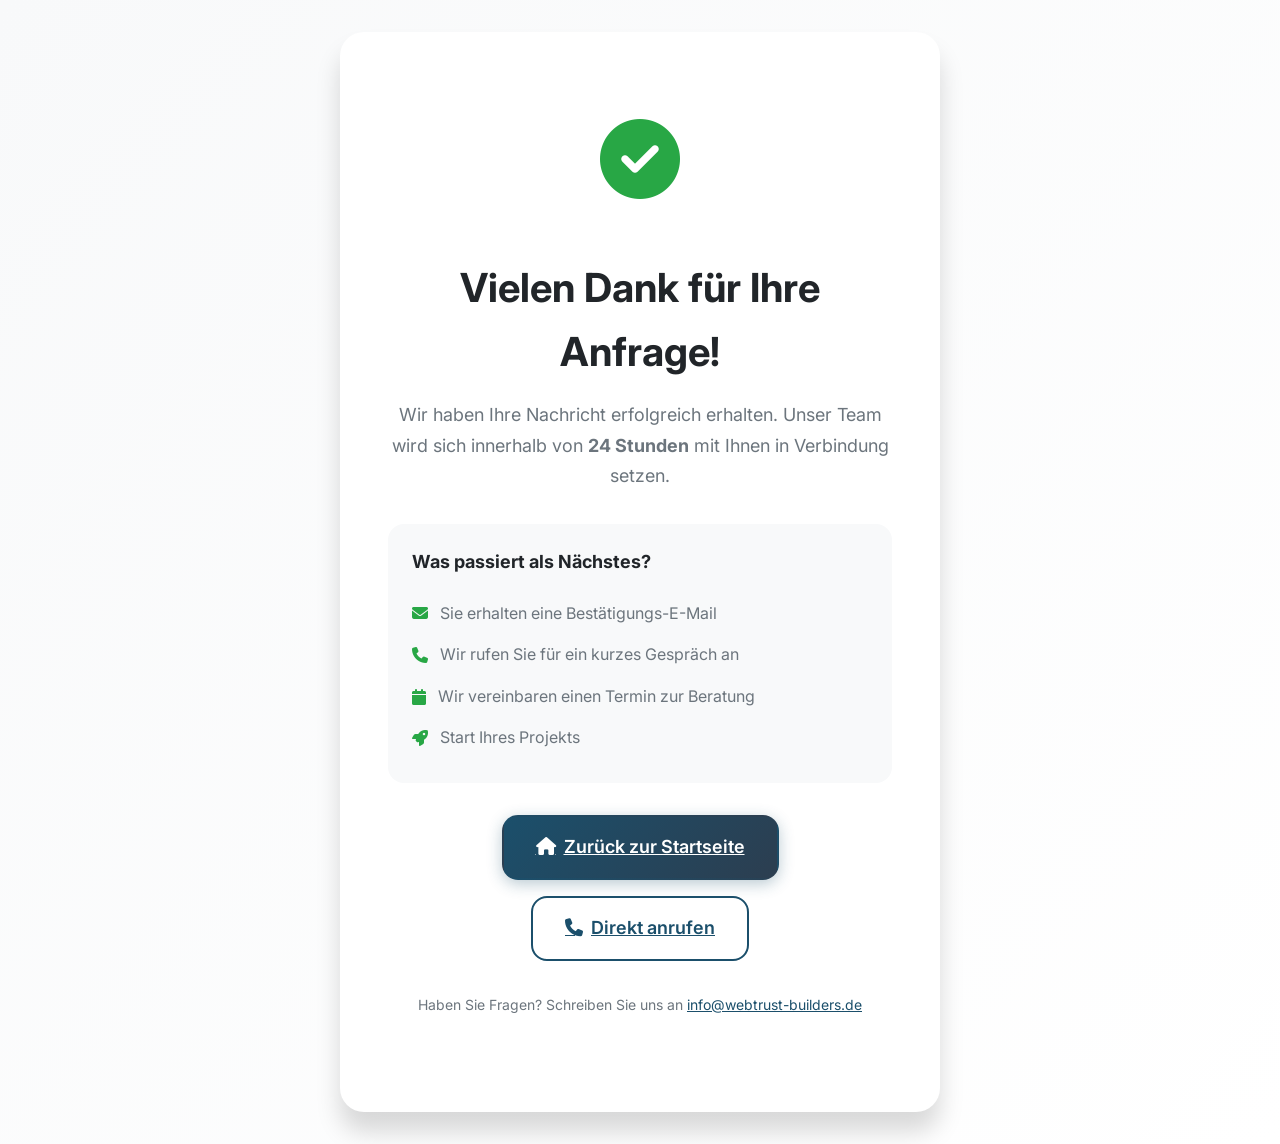
<file: danke.html>
<!DOCTYPE html>
<html lang="de">
<head>
    <meta charset="UTF-8">
    <meta name="viewport" content="width=device-width, initial-scale=1.0">
    <title>Vielen Dank! | WebTrust Builders</title>
    <meta name="robots" content="noindex, follow">
    <link rel="stylesheet" href="css/style.css">
    <link href="https://fonts.googleapis.com/css2?family=Inter:wght@300;400;500;600;700;800&display=swap" rel="stylesheet">
    <link rel="stylesheet" href="https://cdnjs.cloudflare.com/ajax/libs/font-awesome/6.4.0/css/all.min.css">
    <style>
        .thank-you-page {
            min-height: 100vh;
            display: flex;
            align-items: center;
            justify-content: center;
            background: linear-gradient(135deg, var(--off-white) 0%, #FFFFFF 100%);
            text-align: center;
            padding: 2rem;
        }
        .thank-you-box {
            background: var(--white);
            padding: 4rem 3rem;
            border-radius: var(--radius-xl);
            box-shadow: var(--shadow-xl);
            max-width: 600px;
            width: 100%;
        }
        .thank-you-icon {
            font-size: 5rem;
            color: var(--success);
            margin-bottom: 2rem;
        }
        .thank-you-box h1 {
            font-size: 2.5rem;
            margin-bottom: 1rem;
            color: var(--black);
        }
        .thank-you-box p {
            color: var(--gray);
            font-size: 1.125rem;
            margin-bottom: 2rem;
            line-height: 1.7;
        }
        .next-steps {
            background: var(--off-white);
            padding: 1.5rem;
            border-radius: var(--radius-lg);
            margin: 2rem 0;
            text-align: left;
        }
        .next-steps h3 {
            font-size: 1.125rem;
            margin-bottom: 1rem;
            color: var(--black);
        }
        .next-steps ul {
            list-style: none;
        }
        .next-steps li {
            padding: 0.5rem 0;
            color: var(--gray);
            display: flex;
            align-items: center;
            gap: 0.75rem;
        }
        .next-steps li i {
            color: var(--success);
        }
    </style>
</head>
<body>
    <div class="thank-you-page">
        <div class="thank-you-box">
            <div class="thank-you-icon">
                <i class="fas fa-check-circle"></i>
            </div>
            <h1>Vielen Dank für Ihre Anfrage!</h1>
            <p>Wir haben Ihre Nachricht erfolgreich erhalten. Unser Team wird sich innerhalb von <strong>24 Stunden</strong> mit Ihnen in Verbindung setzen.</p>
            
            <div class="next-steps">
                <h3>Was passiert als Nächstes?</h3>
                <ul>
                    <li><i class="fas fa-envelope"></i> Sie erhalten eine Bestätigungs-E-Mail</li>
                    <li><i class="fas fa-phone"></i> Wir rufen Sie für ein kurzes Gespräch an</li>
                    <li><i class="fas fa-calendar"></i> Wir vereinbaren einen Termin zur Beratung</li>
                    <li><i class="fas fa-rocket"></i> Start Ihres Projekts</li>
                </ul>
            </div>
            
            <div style="display: flex; gap: 1rem; justify-content: center; flex-wrap: wrap;">
                <a href="index.html" class="btn btn-primary btn-large">
                    <i class="fas fa-home"></i>
                    Zurück zur Startseite
                </a>
                <a href="tel:03012345678" class="btn btn-outline btn-large">
                    <i class="fas fa-phone"></i>
                    Direkt anrufen
                </a>
            </div>
            
            <p style="margin-top: 2rem; font-size: 0.875rem; color: var(--gray);">
                Haben Sie Fragen? Schreiben Sie uns an <a href="mailto:info@webtrust-builders.de" style="color: var(--primary);">info@webtrust-builders.de</a>
            </p>
        </div>
    </div>
</body>
</html>
</file>
<file: css/style.css>
/* ============================================
   WebTrust Builders - Modern CSS
   ============================================ */

:root {
    --primary: #1B4F6B;
    --primary-dark: #123544;
    --primary-light: #2C7A9C;
    --primary-gradient: linear-gradient(135deg, #1B4F6B 0%, #2C3E50 100%);
    --secondary: #D32F2F;
    --secondary-light: #F44336;
    --secondary-dark: #B71C1C;
    --white: #FFFFFF;
    --off-white: #F8F9FA;
    --light-gray: #E9ECEF;
    --gray: #6C757D;
    --dark-gray: #343A40;
    --black: #212529;
    --success: #28A745;
    --warning: #FFC107;
    --info: #17A2B8;
    --shadow-sm: 0 2px 4px rgba(0,0,0,0.05);
    --shadow-md: 0 4px 6px rgba(0,0,0,0.07);
    --shadow-lg: 0 10px 15px rgba(0,0,0,0.1);
    --shadow-xl: 0 20px 25px rgba(0,0,0,0.15);
    --radius-sm: 6px;
    --radius-md: 12px;
    --radius-lg: 16px;
    --radius-xl: 24px;
    --radius-full: 9999px;
    --font-primary: 'Inter', -apple-system, BlinkMacSystemFont, sans-serif;
    --container-max: 1200px;
}

*, *::before, *::after {
    box-sizing: border-box;
    margin: 0;
    padding: 0;
}

html {
    scroll-behavior: smooth;
}

body {
    font-family: var(--font-primary);
    line-height: 1.6;
    color: var(--dark-gray);
    background: var(--white);
    overflow-x: hidden;
}

.container {
    max-width: var(--container-max);
    margin: 0 auto;
    padding: 0 20px;
}

/* Cookie Banner */
.cookie-banner {
    position: fixed;
    bottom: 0;
    left: 0;
    right: 0;
    background: var(--white);
    box-shadow: var(--shadow-xl);
    z-index: 9999;
    padding: 1rem;
    transform: translateY(100%);
    transition: transform 0.3s ease;
}

.cookie-banner.show {
    transform: translateY(0);
}

.cookie-content {
    max-width: var(--container-max);
    margin: 0 auto;
    display: flex;
    align-items: center;
    justify-content: space-between;
    gap: 1rem;
    flex-wrap: wrap;
}

.cookie-btn {
    padding: 0.75rem 1.5rem;
    border-radius: var(--radius-md);
    font-weight: 600;
    transition: all 0.3s ease;
}

.cookie-accept {
    background: var(--primary);
    color: var(--white);
}

.cookie-decline {
    background: var(--light-gray);
    color: var(--dark-gray);
}

/* Header */
.header {
    position: fixed;
    top: 0;
    left: 0;
    right: 0;
    background: rgba(255, 255, 255, 0.95);
    backdrop-filter: blur(10px);
    z-index: 1000;
    box-shadow: var(--shadow-sm);
    transition: all 0.3s ease;
}

.header.scrolled {
    padding: 0.25rem 0;
    box-shadow: var(--shadow-md);
}

.navbar {
    display: flex;
    align-items: center;
    justify-content: space-between;
    padding: 1rem 0;
}

.logo {
    display: flex;
    align-items: center;
    gap: 0.75rem;
    font-weight: 700;
    font-size: 1.25rem;
}

.logo-icon {
    font-size: 1.75rem;
}

.logo-text {
    background: var(--primary-gradient);
    -webkit-background-clip: text;
    -webkit-text-fill-color: transparent;
}

.nav-menu {
    display: flex;
    align-items: center;
    gap: 2rem;
}

.nav-link {
    font-weight: 500;
    color: var(--dark-gray);
    position: relative;
    padding: 0.5rem 0;
}

.nav-link::after {
    content: '';
    position: absolute;
    bottom: 0;
    left: 0;
    width: 0;
    height: 2px;
    background: var(--secondary);
    transition: width 0.3s ease;
}

.nav-link:hover::after,
.nav-link.active::after {
    width: 100%;
}

.header-actions {
    display: flex;
    align-items: center;
    gap: 1.5rem;
}

.trust-badge-header {
    display: flex;
    flex-direction: column;
    align-items: flex-end;
    gap: 0.25rem;
}

.badge-rating {
    background: linear-gradient(135deg, #FFD700, #FFA500);
    color: var(--black);
    padding: 0.25rem 0.75rem;
    border-radius: var(--radius-full);
    font-size: 0.75rem;
    font-weight: 700;
}

.hamburger {
    display: none;
    flex-direction: column;
    gap: 5px;
    padding: 0.5rem;
}

.bar {
    width: 25px;
    height: 3px;
    background: var(--primary);
    border-radius: 3px;
    transition: all 0.3s ease;
}

/* Buttons */
.btn {
    display: inline-flex;
    align-items: center;
    justify-content: center;
    gap: 0.5rem;
    padding: 0.75rem 1.5rem;
    border-radius: var(--radius-lg);
    font-weight: 600;
    transition: all 0.3s ease;
    border: 2px solid transparent;
}

.btn-primary {
    background: var(--primary-gradient);
    color: var(--white);
    box-shadow: 0 4px 15px rgba(27, 79, 107, 0.3);
}

.btn-primary:hover {
    transform: translateY(-2px);
    box-shadow: 0 8px 25px rgba(27, 79, 107, 0.4);
}

.btn-outline {
    border-color: var(--primary);
    color: var(--primary);
    background: transparent;
}

.btn-outline:hover {
    background: var(--primary);
    color: var(--white);
}

.btn-white {
    background: var(--white);
    color: var(--primary);
}

.btn-outline-white {
    border-color: var(--white);
    color: var(--white);
}

.btn-large {
    padding: 1rem 2rem;
    font-size: 1.125rem;
}

.btn-sm {
    padding: 0.5rem 1rem;
    font-size: 0.875rem;
}

.btn-block {
    width: 100%;
}

/* Hero Section */
.hero {
    position: relative;
    padding: 140px 0 100px;
    background: linear-gradient(135deg, var(--off-white) 0%, #FFFFFF 50%, #F0F4F8 100%);
    overflow: hidden;
    min-height: 100vh;
    display: flex;
    align-items: center;
}

.hero-bg {
    position: absolute;
    top: 0;
    left: 0;
    right: 0;
    bottom: 0;
    overflow: hidden;
    pointer-events: none;
}

.gradient-orb {
    position: absolute;
    border-radius: 50%;
    filter: blur(80px);
    opacity: 0.4;
}

.orb-1 {
    width: 600px;
    height: 600px;
    background: var(--primary);
    top: -200px;
    right: -100px;
    animation: float 20s infinite ease-in-out;
}

.orb-2 {
    width: 400px;
    height: 400px;
    background: var(--secondary);
    bottom: -100px;
    left: -100px;
    animation: float 15s infinite ease-in-out reverse;
}

@keyframes float {
    0%, 100% { transform: translate(0, 0) scale(1); }
    33% { transform: translate(30px, -30px) scale(1.1); }
    66% { transform: translate(-20px, 20px) scale(0.9); }
}

.hero-grid {
    display: grid;
    grid-template-columns: 1fr 1fr;
    gap: 4rem;
    align-items: center;
    position: relative;
    z-index: 2;
}

.trust-flash {
    display: flex;
    gap: 1rem;
    margin-bottom: 2rem;
    flex-wrap: wrap;
}

.trust-pill {
    display: inline-flex;
    align-items: center;
    gap: 0.5rem;
    padding: 0.5rem 1rem;
    background: rgba(27, 79, 107, 0.1);
    border: 1px solid rgba(27, 79, 107, 0.2);
    border-radius: var(--radius-full);
    font-size: 0.875rem;
    font-weight: 500;
    color: var(--primary);
}

.hero-title {
    font-size: clamp(2rem, 5vw, 3rem);
    font-weight: 800;
    line-height: 1.1;
    margin-bottom: 1.5rem;
}

.typed-text {
    color: var(--secondary);
    border-right: 3px solid var(--secondary);
    padding-right: 5px;
    animation: blink 0.75s infinite;
}

@keyframes blink {
    0%, 100% { border-color: transparent; }
    50% { border-color: var(--secondary); }
}

.hero-subtitle {
    font-size: 1.125rem;
    color: var(--gray);
    margin-bottom: 2rem;
    line-height: 1.7;
    max-width: 540px;
}

.usp-list {
    margin-bottom: 2rem;
}

.usp-item {
    display: flex;
    align-items: center;
    gap: 1rem;
    margin-bottom: 1rem;
}

.usp-icon {
    width: 28px;
    height: 28px;
    background: var(--success);
    color: var(--white);
    border-radius: 50%;
    display: flex;
    align-items: center;
    justify-content: center;
    font-size: 0.875rem;
    flex-shrink: 0;
}

.hero-cta {
    display: flex;
    gap: 1rem;
    margin-bottom: 3rem;
    flex-wrap: wrap;
}

.hero-stats {
    display: flex;
    gap: 3rem;
}

.stat-item {
    display: flex;
    flex-direction: column;
}

.stat-number {
    font-size: 1.875rem;
    font-weight: 800;
    color: var(--primary);
    line-height: 1;
}

.stat-suffix {
    font-size: 1.5rem;
    font-weight: 700;
    color: var(--primary);
}

.stat-label {
    font-size: 0.875rem;
    color: var(--gray);
    margin-top: 0.25rem;
}

/* Browser Mockup */
.browser-mockup {
    background: var(--white);
    border-radius: var(--radius-xl);
    box-shadow: var(--shadow-xl);
    overflow: hidden;
    border: 1px solid var(--light-gray);
}

.browser-header {
    display: flex;
    align-items: center;
    gap: 1rem;
    padding: 1rem;
    background: var(--off-white);
    border-bottom: 1px solid var(--light-gray);
}

.browser-dots {
    display: flex;
    gap: 0.5rem;
}

.browser-dots span {
    width: 12px;
    height: 12px;
    border-radius: 50%;
}

.browser-dots span:nth-child(1) { background: #FF5F57; }
.browser-dots span:nth-child(2) { background: #FFBD2E; }
.browser-dots span:nth-child(3) { background: #28CA41; }

.browser-address {
    flex: 1;
    background: var(--white);
    padding: 0.5rem 1rem;
    border-radius: var(--radius-sm);
    font-size: 0.875rem;
    color: var(--gray);
    text-align: center;
}

.browser-content {
    padding: 2rem;
    background: linear-gradient(135deg, #667eea 0%, #764ba2 100%);
    min-height: 300px;
}

.mockup-website {
    background: var(--white);
    border-radius: var(--radius-md);
    padding: 1.5rem;
    box-shadow: var(--shadow-lg);
}

.mockup-nav {
    height: 20px;
    background: var(--light-gray);
    border-radius: var(--radius-sm);
    margin-bottom: 1rem;
}

.mockup-hero {
    padding: 2rem;
    background: var(--off-white);
    border-radius: var(--radius-md);
    margin-bottom: 1rem;
}

.mockup-text-line {
    height: 12px;
    background: var(--light-gray);
    border-radius: var(--radius-sm);
    margin-bottom: 0.75rem;
}

.mockup-text-line.short { width: 60%; }
.mockup-text-line.long { width: 90%; }

.mockup-button {
    width: 120px;
    height: 36px;
    background: var(--primary);
    border-radius: var(--radius-sm);
    margin-top: 1rem;
}

.mockup-grid {
    display: grid;
    grid-template-columns: repeat(3, 1fr);
    gap: 1rem;
}

.mockup-card {
    height: 80px;
    background: var(--off-white);
    border-radius: var(--radius-sm);
}

/* Floating Badges */
.floating-badge {
    position: absolute;
    background: var(--white);
    padding: 1rem 1.25rem;
    border-radius: var(--radius-lg);
    box-shadow: var(--shadow-lg);
    display: flex;
    align-items: center;
    gap: 0.75rem;
    animation: floatBadge 3s infinite ease-in-out;
}

.badge-1 { top: 10%; left: -10%; animation-delay: 0s; }
.badge-2 { bottom: 20%; right: -5%; animation-delay: 1s; }
.badge-3 { top: 50%; right: 5%; animation-delay: 2s; }

@keyframes floatBadge {
    0%, 100% { transform: translateY(0); }
    50% { transform: translateY(-10px); }
}

.badge-icon {
    font-size: 1.5rem;
}

.badge-text {
    display: flex;
    flex-direction: column;
    line-height: 1.2;
}

.badge-text strong {
    font-size: 0.875rem;
    color: var(--black);
}

.badge-text span {
    font-size: 0.75rem;
    color: var(--gray);
}

.hero-wave {
    position: absolute;
    bottom: 0;
    left: 0;
    right: 0;
    line-height: 0;
}

.hero-wave svg {
    width: 100%;
    height: auto;
}

/* Section Styles */
section {
    padding: 6rem 0;
}

.section-header {
    text-align: center;
    max-width: 700px;
    margin: 0 auto 4rem;
}

.section-subtitle {
    display: inline-block;
    color: var(--secondary);
    font-weight: 600;
    text-transform: uppercase;
    letter-spacing: 2px;
    font-size: 0.875rem;
    margin-bottom: 1rem;
    padding: 0.5rem 1rem;
    background: rgba(211, 47, 47, 0.1);
    border-radius: var(--radius-full);
}

.section-title {
    font-size: 2.25rem;
    margin-bottom: 1rem;
    color: var(--black);
}

.section-description {
    font-size: 1.125rem;
    color: var(--gray);
    line-height: 1.7;
}

/* Trust Section */
.trust-section {
    background: var(--white);
}

.trust-grid {
    display: grid;
    grid-template-columns: repeat(3, 1fr);
    gap: 2rem;
    margin-bottom: 4rem;
}

.trust-card {
    background: var(--white);
    border-radius: var(--radius-xl);
    padding: 2.5rem 2rem;
    box-shadow: var(--shadow-md);
    transition: all 0.3s ease;
    border: 1px solid var(--light-gray);
    position: relative;
    overflow: hidden;
}

.trust-card::before {
    content: '';
    position: absolute;
    top: 0;
    left: 0;
    width: 100%;
    height: 4px;
    background: var(--primary-gradient);
    transform: scaleX(0);
    transition: transform 0.3s ease;
}

.trust-card:hover {
    transform: translateY(-10px);
    box-shadow: var(--shadow-xl);
}

.trust-card:hover::before {
    transform: scaleX(1);
}

.icon-circle {
    width: 70px;
    height: 70px;
    background: linear-gradient(135deg, rgba(27,79,107,0.1) 0%, rgba(27,79,107,0.2) 100%);
    border-radius: 50%;
    display: flex;
    align-items: center;
    justify-content: center;
    font-size: 1.75rem;
    color: var(--primary);
    margin-bottom: 1.5rem;
}

.icon-circle.orange {
    background: linear-gradient(135deg, rgba(255,193,7,0.1) 0%, rgba(255,193,7,0.2) 100%);
    color: #F59E0B;
}

.icon-circle.red {
    background: linear-gradient(135deg, rgba(211,47,47,0.1) 0%, rgba(211,47,47,0.2) 100%);
    color: var(--secondary);
}

.trust-card-title {
    font-size: 1.25rem;
    color: var(--black);
    margin-bottom: 1rem;
}

.trust-card-text {
    color: var(--gray);
    margin-bottom: 1.5rem;
    line-height: 1.6;
}

.trust-card-list {
    display: flex;
    flex-direction: column;
    gap: 0.75rem;
}

.trust-card-list li {
    display: flex;
    align-items: center;
    gap: 0.5rem;
    font-size: 0.875rem;
    color: var(--dark-gray);
}

.trust-card-list li i {
    color: var(--success);
    font-size: 0.75rem;
}

.certificates {
    background: var(--off-white);
    border-radius: var(--radius-xl);
    padding: 2rem;
}

.certificates-track {
    display: flex;
    justify-content: space-around;
    align-items: center;
    gap: 2rem;
    flex-wrap: wrap;
}

.cert-box {
    padding: 1rem 2rem;
    background: var(--white);
    border-radius: var(--radius-md);
    font-weight: 600;
    color: var(--gray);
    box-shadow: var(--shadow-sm);
    transition: all 0.3s ease;
    filter: grayscale(1);
    opacity: 0.6;
}

.cert-box:hover {
    filter: grayscale(0);
    opacity: 1;
    transform: translateY(-3px);
    box-shadow: var(--shadow-md);
}

/* Pricing Section */
.pricing-section {
    background: linear-gradient(135deg, var(--off-white) 0%, #FFFFFF 100%);
}

.pricing-toggle {
    display: flex;
    align-items: center;
    justify-content: center;
    gap: 1.5rem;
    margin-bottom: 3rem;
}

.switch {
    position: relative;
    display: inline-block;
    width: 60px;
    height: 34px;
}

.switch input {
    opacity: 0;
    width: 0;
    height: 0;
}

.slider {
    position: absolute;
    cursor: pointer;
    top: 0;
    left: 0;
    right: 0;
    bottom: 0;
    background-color: var(--light-gray);
    transition: .4s;
    border-radius: 34px;
}

.slider:before {
    position: absolute;
    content: "";
    height: 26px;
    width: 26px;
    left: 4px;
    bottom: 4px;
    background-color: var(--white);
    transition: .4s;
    border-radius: 50%;
}

input:checked + .slider {
    background-color: var(--primary);
}

input:checked + .slider:before {
    transform: translateX(26px);
}

.toggle-label {
    font-weight: 500;
    color: var(--gray);
}

.toggle-label.active {
    color: var(--primary);
    font-weight: 600;
}

.savings {
    background: var(--success);
    color: var(--white);
    padding: 0.25rem 0.75rem;
    border-radius: var(--radius-full);
    font-size: 0.75rem;
    margin-left: 0.5rem;
}

.pricing-grid {
    display: grid;
    grid-template-columns: repeat(3, 1fr);
    gap: 2rem;
    align-items: start;
}

.pricing-card {
    background: var(--white);
    border-radius: var(--radius-xl);
    padding: 2rem;
    box-shadow: var(--shadow-md);
    transition: all 0.3s ease;
    position: relative;
    border: 2px solid transparent;
    display: flex;
    flex-direction: column;
}

.pricing-card:hover {
    transform: translateY(-10px);
    box-shadow: var(--shadow-xl);
}

.pricing-card.popular {
    border-color: var(--secondary);
    transform: scale(1.05);
    z-index: 2;
}

.pricing-card.popular:hover {
    transform: scale(1.05) translateY(-10px);
}

.pricing-badge {
    position: absolute;
    top: -12px;
    left: 50%;
    transform: translateX(-50%);
    background: var(--gray);
    color: var(--white);
    padding: 0.5rem 1.25rem;
    border-radius: var(--radius-full);
    font-size: 0.875rem;
    font-weight: 600;
}

.popular-badge {
    background: var(--secondary);
    box-shadow: 0 4px 15px rgba(211, 47, 47, 0.3);
}

.pricing-header {
    text-align: center;
    margin-bottom: 1.5rem;
    padding-top: 0.5rem;
}

.pricing-icon {
    font-size: 3rem;
    margin-bottom: 0.5rem;
}

.pricing-title {
    font-size: 1.5rem;
    color: var(--black);
    margin-bottom: 1rem;
}

.price-one-time {
    font-size: 2.25rem;
    font-weight: 800;
    color: var(--primary);
    display: block;
    line-height: 1;
}

.price-label {
    color: var(--gray);
    font-size: 0.875rem;
}

.pricing-monthly {
    display: inline-flex;
    align-items: baseline;
    gap: 0.25rem;
    background: var(--off-white);
    padding: 0.5rem 1rem;
    border-radius: var(--radius-lg);
    margin-top: 0.75rem;
}

.monthly-price {
    font-size: 1.25rem;
    font-weight: 700;
    color: var(--secondary);
}

.monthly-label {
    color: var(--gray);
    font-size: 0.875rem;
}

.pricing-target {
    background: rgba(27, 79, 107, 0.05);
    padding: 1rem;
    border-radius: var(--radius-lg);
    margin-bottom: 1.5rem;
    text-align: center;
}

.target-label {
    color: var(--primary);
    font-weight: 600;
    font-size: 0.875rem;
    display: block;
    margin-bottom: 0.25rem;
}

.pricing-features {
    margin-bottom: 1.5rem;
    flex: 1;
}

.feature-item {
    display: flex;
    align-items: flex-start;
    gap: 0.75rem;
    margin-bottom: 0.875rem;
    font-size: 0.875rem;
}

.feature-icon {
    color: var(--success);
    font-size: 0.875rem;
    margin-top: 0.15rem;
}

.feature-item.featured {
    background: linear-gradient(135deg, rgba(255,215,0,0.1) 0%, rgba(255,215,0,0.2) 100%);
    padding: 0.75rem;
    border-radius: var(--radius-md);
    margin-top: 0.5rem;
}

.pricing-footer {
    margin-top: auto;
}

.pricing-guarantee {
    margin-top: 3rem;
    display: flex;
    justify-content: center;
}

.guarantee-box {
    display: inline-flex;
    align-items: center;
    gap: 1rem;
    background: var(--white);
    padding: 1.5rem 2rem;
    border-radius: var(--radius-xl);
    box-shadow: var(--shadow-md);
}

.guarantee-box i {
    font-size: 2rem;
    color: var(--success);
}

.guarantee-box strong {
    display: block;
    color: var(--black);
    margin-bottom: 0.25rem;
}

.guarantee-box span {
    color: var(--gray);
    font-size: 0.875rem;
}

/* Testimonials */
.testimonials-section {
    background: var(--white);
}

.google-summary {
    display: flex;
    justify-content: center;
    margin-bottom: 3rem;
}

.google-badge {
    display: inline-flex;
    align-items: center;
    gap: 1.5rem;
    background: var(--off-white);
    padding: 1.25rem 2rem;
    border-radius: var(--radius-xl);
}

.google-logo {
    width: 50px;
    height: 50px;
    background: linear-gradient(135deg, #4285F4, #34A853, #FBBC05, #EA4335);
    border-radius: 50%;
    display: flex;
    align-items: center;
    justify-content: center;
    color: var(--white);
    font-weight: 700;
    font-size: 1.25rem;
}

.rating-stars {
    color: #FFD700;
    font-size: 0.875rem;
}

.rating-number {
    font-size: 1.5rem;
    font-weight: 800;
    color: var(--black);
}

.rating-max {
    color: var(--gray);
    font-size: 0.875rem;
}

.rating-count {
    color: var(--gray);
    font-size: 0.875rem;
    margin-left: 0.5rem;
}

.testimonials-slider {
    padding: 2rem 0 4rem;
}

.testimonial-card {
    background: var(--white);
    border-radius: var(--radius-xl);
    padding: 2rem;
    box-shadow: var(--shadow-md);
    border: 1px solid var(--light-gray);
    height: 100%;
    transition: all 0.3s ease;
}

.testimonial-card:hover {
    transform: translateY(-5px);
    box-shadow: var(--shadow-lg);
}

.testimonial-header {
    display: flex;
    gap: 1rem;
    margin-bottom: 1.5rem;
}

.testimonial-avatar {
    width: 60px;
    height: 60px;
    border-radius: 50%;
    background: linear-gradient(135deg, var(--primary), var(--primary-light));
    color: var(--white);
    display: flex;
    align-items: center;
    justify-content: center;
    font-weight: 700;
    font-size: 1.25rem;
    flex-shrink: 0;
}

.testimonial-info h4 {
    font-size: 1.125rem;
    margin-bottom: 0.25rem;
}

.testimonial-info p {
    font-size: 0.875rem;
    color: var(--gray);
    margin-bottom: 0.5rem;
}

.testimonial-stars {
    color: #FFD700;
    font-size: 0.75rem;
}

.quote-icon {
    font-size: 2rem;
    color: var(--light-gray);
    margin-bottom: 0.5rem;
    display: block;
}

.testimonial-body p {
    font-style: italic;
    color: var(--dark-gray);
    line-height: 1.7;
}

.testimonial-footer {
    display: flex;
    justify-content: space-between;
    align-items: center;
    padding-top: 1rem;
    border-top: 1px solid var(--light-gray);
    font-size: 0.875rem;
}

.verified {
    color: var(--success);
    font-weight: 600;
}

.date {
    color: var(--gray);
}

/* Swiper */
.swiper-button-prev,
.swiper-button-next {
    color: var(--primary);
    background: var(--white);
    width: 50px;
    height: 50px;
    border-radius: 50%;
    box-shadow: var(--shadow-md);
    transition: all 0.3s ease;
}

.swiper-button-prev:hover,
.swiper-button-next:hover {
    background: var(--primary);
    color: var(--white);
    transform: scale(1.1);
}

.swiper-pagination-bullet {
    width: 12px;
    height: 12px;
    background: var(--light-gray);
    opacity: 1;
}

.swiper-pagination-bullet-active {
    background: var(--secondary);
    transform: scale(1.2);
}

/* FAQ Section */
.faq-section {
    background: linear-gradient(135deg, var(--off-white) 0%, #FFFFFF 100%);
}

.faq-accordion {
    max-width: 800px;
    margin: 0 auto;
}

.faq-item {
    margin-bottom: 1rem;
    border-radius: var(--radius-lg);
    overflow: hidden;
    border: 1px solid var(--light-gray);
    background: var(--white);
    transition: all 0.3s ease;
}

.faq-item:hover {
    box-shadow: var(--shadow-md);
}

.faq-item.active {
    border-color: var(--primary);
    box-shadow: var(--shadow-md);
}

.faq-question {
    width: 100%;
    padding: 1.5rem;
    display: flex;
    justify-content: space-between;
    align-items: center;
    background: none;
    border: none;
    text-align: left;
    font-size: 1.125rem;
    font-weight: 600;
    color: var(--black);
    cursor: pointer;
    transition: background 0.3s ease;
}

.faq-question:hover {
    background: rgba(27, 79, 107, 0.02);
}

.question-text {
    display: flex;
    align-items: center;
    gap: 0.75rem;
}

.question-text i {
    color: var(--primary);
}

.question-icon {
    transition: transform 0.3s ease;
    color: var(--gray);
}

.faq-item.active .question-icon {
    transform: rotate(180deg);
    color: var(--primary);
}

.faq-answer {
    max-height: 0;
    overflow: hidden;
    transition: max-height 0.3s ease;
}

.answer-content {
    padding: 0 1.5rem 1.5rem;
    color: var(--gray);
    line-height: 1.7;
}

.answer-content ul {
    margin: 1rem 0;
    display: flex;
    flex-direction: column;
    gap: 0.5rem;
}

.answer-content li {
    display: flex;
    align-items: center;
    gap: 0.5rem;
}

.answer-content li i {
    color: var(--success);
    font-size: 0.875rem;
}

.highlight {
    background: rgba(40, 167, 69, 0.1);
    padding: 1rem;
    border-radius: var(--radius-md);
    color: var(--success);
    font-weight: 600;
}

.delivery-times {
    display: flex;
    flex-direction: column;
    gap: 0.75rem;
}

.delivery-item {
    display: flex;
    justify-content: space-between;
    align-items: center;
    padding: 0.75rem 1rem;
    background: var(--off-white);
    border-radius: var(--radius-md);
}

.package-badge {
    font-size: 0.875rem;
    font-weight: 600;
}

.delivery-time {
    font-weight: 600;
    color: var(--primary);
}

.contact-methods {
    display: flex;
    flex-direction: column;
    gap: 1rem;
}

.contact-method {
    display: flex;
    align-items: center;
    gap: 1rem;
    padding: 1rem;
    background: var(--off-white);
    border-radius: var(--radius-md);
}

.contact-method i {
    font-size: 1.25rem;
    color: var(--primary);
    width: 24px;
}

.faq-contact {
    margin-top: 4rem;
    text-align: center;
}

.faq-contact-content {
    background: var(--white);
    padding: 3rem;
    border-radius: var(--radius-xl);
    box-shadow: var(--shadow-md);
    max-width: 600px;
    margin: 0 auto;
}

.faq-contact-content h3 {
    font-size: 1.5rem;
    color: var(--primary);
    margin-bottom: 1rem;
}

.faq-contact-content p {
    color: var(--gray);
    margin-bottom: 2rem;
}

/* Contact Section */
.kontakt-section {
    background: var(--white);
}

.kontakt-grid {
    display: grid;
    grid-template-columns: 1.2fr 1fr;
    gap: 3rem;
    align-items: start;
}

.kontakt-form-wrapper {
    background: var(--white);
    border-radius: var(--radius-xl);
    padding: 2.5rem;
    box-shadow: var(--shadow-lg);
    border: 1px solid var(--light-gray);
}

.form-row {
    display: grid;
    grid-template-columns: 1fr 1fr;
    gap: 1.5rem;
}

.form-group {
    margin-bottom: 1.5rem;
}

.form-group label {
    display: block;
    margin-bottom: 0.5rem;
    font-weight: 500;
    color: var(--dark-gray);
    font-size: 0.875rem;
}

.input-wrapper {
    position: relative;
}

.input-wrapper i {
    position: absolute;
    left: 1rem;
    top: 50%;
    transform: translateY(-50%);
    color: var(--gray);
}

.input-wrapper.textarea-wrapper i {
    top: 1.25rem;
    transform: none;
}

.form-group input,
.form-group select,
.form-group textarea {
    width: 100%;
    padding: 0.875rem 1rem 0.875rem 2.75rem;
    border: 2px solid var(--light-gray);
    border-radius: var(--radius-lg);
    font-size: 1rem;
    transition: all 0.3s ease;
    background: var(--white);
    font-family: inherit;
}

.form-group textarea {
    padding-top: 0.875rem;
    resize: vertical;
    min-height: 120px;
}

.form-group input:focus,
.form-group select:focus,
.form-group textarea:focus {
    outline: none;
    border-color: var(--primary);
    box-shadow: 0 0 0 4px rgba(27, 79, 107, 0.1);
}

.checkbox-label {
    display: flex;
    align-items: flex-start;
    gap: 1rem;
    cursor: pointer;
}

.checkbox-label input {
    display: none;
}

.checkbox-custom {
    width: 24px;
    height: 24px;
    border: 2px solid var(--light-gray);
    border-radius: var(--radius-sm);
    display: flex;
    align-items: center;
    justify-content: center;
    flex-shrink: 0;
    transition: all 0.3s ease;
    margin-top: 0.125rem;
}

.checkbox-custom i {
    color: var(--white);
    font-size: 0.75rem;
    opacity: 0;
}

.checkbox-label input:checked + .checkbox-custom {
    background: var(--primary);
    border-color: var(--primary);
}

.checkbox-label input:checked + .checkbox-custom i {
    opacity: 1;
}

.checkbox-text {
    font-size: 0.875rem;
    color: var(--gray);
    line-height: 1.5;
}

.checkbox-text a {
    color: var(--primary);
    text-decoration: underline;
}

.btn-submit {
    position: relative;
    width: 100%;
}

.btn-loader {
    position: absolute;
    inset: 0;
    display: flex;
    align-items: center;
    justify-content: center;
    background: var(--primary);
    border-radius: var(--radius-lg);
    opacity: 0;
    visibility: hidden;
    transition: all 0.3s ease;
}

.btn-submit.loading .btn-text,
.btn-submit.loading .btn-icon {
    opacity: 0;
}

.btn-submit.loading .btn-loader {
    opacity: 1;
    visibility: visible;
}

/* Info Card */
.kontakt-info {
    position: sticky;
    top: 100px;
}

.info-card {
    background: var(--primary-gradient);
    color: var(--white);
    border-radius: var(--radius-xl);
    padding: 2.5rem;
    box-shadow: var(--shadow-xl);
}

.info-card h3 {
    color: var(--white);
    font-size: 1.25rem;
    margin-bottom: 2rem;
    display: flex;
    align-items: center;
    gap: 0.75rem;
}

.info-item {
    display: flex;
    gap: 1rem;
    margin-bottom: 1.5rem;
    padding-bottom: 1.5rem;
    border-bottom: 1px solid rgba(255,255,255,0.1);
}

.info-icon {
    width: 48px;
    height: 48px;
    background: rgba(255,255,255,0.1);
    border-radius: var(--radius-md);
    display: flex;
    align-items: center;
    justify-content: center;
    font-size: 1.25rem;
    flex-shrink: 0;
}

.info-content h4 {
    font-size: 0.875rem;
    color: rgba(255,255,255,0.8);
    margin-bottom: 0.5rem;
    font-weight: 500;
}

.info-content p {
    font-size: 1.125rem;
    font-weight: 600;
}

.info-content a {
    color: var(--white);
}

.info-meta {
    display: block;
    font-size: 0.875rem;
    color: rgba(255,255,255,0.6);
    font-weight: 400;
    margin-top: 0.25rem;
}

.social-media {
    margin: 2rem 0;
    padding: 2rem 0;
    border-top: 1px solid rgba(255,255,255,0.1);
    border-bottom: 1px solid rgba(255,255,255,0.1);
}

.social-icons {
    display: flex;
    gap: 0.75rem;
}

.social-icon {
    width: 44px;
    height: 44px;
    background: rgba(255,255,255,0.1);
    border-radius: var(--radius-md);
    display: flex;
    align-items: center;
    justify-content: center;
    color: var(--white);
    font-size: 1.125rem;
    transition: all 0.3s ease;
}

.social-icon:hover {
    background: var(--white);
    color: var(--primary);
    transform: translateY(-3px);
}

.business-hours h4 {
    font-size: 0.875rem;
    color: rgba(255,255,255,0.8);
    margin-bottom: 1rem;
    display: flex;
    align-items: center;
    gap: 0.5rem;
}

.business-hours ul {
    display: flex;
    flex-direction: column;
    gap: 0.5rem;
}

.business-hours li {
    display: flex;
    justify-content: space-between;
    font-size: 0.875rem;
}

/* CTA Section */
.cta-section {
    background: linear-gradient(135deg, var(--off-white) 0%, #FFFFFF 100%);
}

.cta-box {
    background: var(--primary-gradient);
    border-radius: var(--radius-xl);
    padding: 4rem;
    text-align: center;
}

.cta-box h2 {
    color: var(--white);
    font-size: 2.25rem;
    margin-bottom: 1rem;
}

.cta-box p {
    color: rgba(255,255,255,0.9);
    font-size: 1.125rem;
    margin-bottom: 2rem;
    max-width: 600px;
    margin-left: auto;
    margin-right: auto;
}

.cta-buttons {
    display: flex;
    gap: 1rem;
    justify-content: center;
    flex-wrap: wrap;
}

/* Footer */
.footer {
    background: var(--black);
    color: var(--white);
    padding: 4rem 0 0;
}

.footer-main {
    display: grid;
    grid-template-columns: 2fr 1fr 1fr 1fr 1.5fr;
    gap: 3rem;
    margin-bottom: 3rem;
}

.footer-logo {
    display: flex;
    align-items: center;
    gap: 0.75rem;
    font-weight: 700;
    font-size: 1.25rem;
    margin-bottom: 1.5rem;
}

.footer-logo .logo-text {
    background: linear-gradient(135deg, var(--white) 0%, rgba(255,255,255,0.8) 100%);
    -webkit-background-clip: text;
    -webkit-text-fill-color: transparent;
}

.footer-description {
    color: rgba(255,255,255,0.6);
    line-height: 1.7;
    margin-bottom: 1.5rem;
    font-size: 0.875rem;
}

.footer-trust {
    display: flex;
    flex-direction: column;
    gap: 0.5rem;
}

.trust-item {
    color: rgba(255,255,255,0.8);
    font-size: 0.875rem;
    display: flex;
    align-items: center;
    gap: 0.5rem;
}

.trust-item i {
    color: var(--success);
    font-size: 0.75rem;
}

.footer-title {
    color: var(--white);
    font-size: 1.125rem;
    margin-bottom: 1.5rem;
    position: relative;
    padding-bottom: 0.75rem;
}

.footer-title::after {
    content: '';
    position: absolute;
    bottom: 0;
    left: 0;
    width: 40px;
    height: 3px;
    background: var(--secondary);
    border-radius: 2px;
}

.footer-links li {
    margin-bottom: 0.75rem;
}

.footer-links a {
    color: rgba(255,255,255,0.6);
    font-size: 0.875rem;
    display: flex;
    align-items: center;
    gap: 0.5rem;
    transition: all 0.3s ease;
}

.footer-links a:hover {
    color: var(--secondary);
    transform: translateX(5px);
}

.newsletter-text {
    color: rgba(255,255,255,0.6);
    font-size: 0.875rem;
    margin-bottom: 1rem;
}

.newsletter-form .input-group {
    display: flex;
    gap: 0.5rem;
}

.newsletter-form input {
    flex: 1;
    padding: 0.875rem 1rem;
    border: none;
    border-radius: var(--radius-lg);
    background: rgba(255,255,255,0.1);
    color: var(--white);
    font-size: 0.875rem;
}

.newsletter-form input::placeholder {
    color: rgba(255,255,255,0.4);
}

.btn-newsletter {
    width: 48px;
    height: 48px;
    background: var(--secondary);
    color: var(--white);
    border-radius: var(--radius-lg);
    display: flex;
    align-items: center;
    justify-content: center;
    transition: all 0.3s ease;
}

.btn-newsletter:hover {
    background: var(--secondary-light);
    transform: translateX(3px);
}

.footer-bottom {
    padding: 2rem 0;
    border-top: 1px solid rgba(255,255,255,0.1);
    display: flex;
    justify-content: space-between;
    align-items: center;
    font-size: 0.875rem;
}

.copyright {
    color: rgba(255,255,255,0.4);
}

.footer-bottom-links {
    color: rgba(255,255,255,0.4);
}

.footer-bottom-links i {
    color: var(--secondary);
}

/* Notifications */
#notificationContainer {
    position: fixed;
    top: 100px;
    right: 20px;
    z-index: 9999;
    display: flex;
    flex-direction: column;
    gap: 1rem;
}

.notification {
    background: var(--white);
    padding: 1.25rem 1.5rem;
    border-radius: var(--radius-lg);
    box-shadow: var(--shadow-xl);
    border-left: 4px solid var(--primary);
    transform: translateX(400px);
    opacity: 0;
    transition: all 0.3s ease;
    max-width: 400px;
}

.notification.show {
    transform: translateX(0);
    opacity: 1;
}

.notification.success {
    border-left-color: var(--success);
}

.notification.error {
    border-left-color: var(--secondary);
}

/* Responsive */
@media (max-width: 1200px) {
    .pricing-grid {
        grid-template-columns: repeat(2, 1fr);
    }
    .pricing-card.popular {
        transform: scale(1);
        grid-column: span 2;
        max-width: 500px;
        margin: 0 auto;
    }
    .footer-main {
        grid-template-columns: 1fr 1fr 1fr;
    }
    .footer-brand {
        grid-column: span 3;
    }
}

@media (max-width: 992px) {
    .hero-grid {
        grid-template-columns: 1fr;
        gap: 3rem;
    }
    .hero-visual {
        order: -1;
    }
    .trust-grid {
        grid-template-columns: 1fr;
    }
    .kontakt-grid {
        grid-template-columns: 1fr;
    }
    .kontakt-info {
        position: static;
    }
    .nav-menu {
        position: fixed;
        top: 80px;
        left: -100%;
        width: 100%;
        height: calc(100vh - 80px);
        background: var(--white);
        flex-direction: column;
        align-items: center;
        justify-content: center;
        gap: 2rem;
        transition: left 0.3s ease;
        box-shadow: var(--shadow-lg);
    }
    .nav-menu.active {
        left: 0;
    }
    .hamburger {
        display: flex;
    }
    .header-actions {
        display: none;
    }
    .form-row {
        grid-template-columns: 1fr;
    }
}

@media (max-width: 768px) {
    .section-title {
        font-size: 1.875rem;
    }
    .pricing-grid {
        grid-template-columns: 1fr;
    }
    .pricing-card.popular {
        grid-column: span 1;
    }
    .hero-cta {
        flex-direction: column;
    }
    .hero-stats {
        flex-wrap: wrap;
        gap: 2rem;
    }
    .floating-badge {
        display: none;
    }
    .certificates-track {
        gap: 1rem;
    }
    .cert-box {
        padding: 0.75rem 1rem;
        font-size: 0.875rem;
    }
    .cta-box {
        padding: 2rem;
    }
    .cta-box h2 {
        font-size: 1.5rem;
    }
    .footer-main {
        grid-template-columns: 1fr;
        gap: 2rem;
    }
    .footer-brand {
        grid-column: span 1;
    }
    .footer-bottom {
        flex-direction: column;
        gap: 1rem;
        text-align: center;
    }
    .cookie-content {
        flex-direction: column;
        text-align: center;
    }
    .faq-question {
        font-size: 1rem;
        padding: 1rem;
    }
    .testimonial-header {
        flex-direction: column;
        text-align: center;
    }
    .google-badge {
        flex-direction: column;
        text-align: center;
    }
}

@media (max-width: 480px) {
    .hero {
        padding: 120px 0 60px;
    }
    .hero-title {
        font-size: 1.875rem;
    }
    .trust-pill {
        font-size: 0.75rem;
    }
    .pricing-toggle {
        flex-direction: column;
        gap: 1rem;
    }
    .guarantee-box {
        flex-direction: column;
        text-align: center;
    }
    .kontakt-form-wrapper {
        padding: 1.5rem;
    }
    .info-card {
        padding: 1.5rem;
    }
    .info-item {
        flex-direction: column;
        text-align: center;
    }
    .social-icons {
        justify-content: center;
    }
}

/* ============================================
   PROBLEM SECTION - Neue Sektion
   ============================================ */

.problem-section {
    padding: 6rem 0;
    background: linear-gradient(135deg, #FFFFFF 0%, #F8F9FA 50%, #FFFFFF 100%);
    position: relative;
    overflow: hidden;
}

.problem-section::before {
    content: '';
    position: absolute;
    top: 0;
    left: 0;
    right: 0;
    height: 1px;
    background: linear-gradient(90deg, transparent, var(--light-gray), transparent);
}

.problem-grid {
    display: grid;
    grid-template-columns: 1.2fr 1fr;
    gap: 4rem;
    align-items: start;
}

/* Problem Content */
.problem-content {
    padding-right: 2rem;
}

.problem-content .section-title {
    font-size: 2.5rem;
    line-height: 1.2;
}

.problem-text {
    font-size: 1.125rem;
    color: var(--gray);
    line-height: 1.8;
    margin-bottom: 1.5rem;
}

.problem-text strong {
    color: var(--dark-gray);
}

/* Highlight Box */
.problem-highlight {
    background: linear-gradient(135deg, rgba(27, 79, 107, 0.05) 0%, rgba(211, 47, 47, 0.05) 100%);
    border-left: 4px solid var(--secondary);
    padding: 1.5rem;
    border-radius: 0 var(--radius-lg) var(--radius-lg) 0;
    margin: 2rem 0;
    display: flex;
    align-items: center;
    gap: 1rem;
}

.problem-highlight i {
    font-size: 2rem;
    color: var(--secondary);
    flex-shrink: 0;
}

.problem-highlight p {
    margin: 0;
    font-size: 1.25rem;
    color: var(--dark-gray);
}

/* Problem List */
.problem-list {
    display: flex;
    flex-direction: column;
    gap: 1rem;
    margin-top: 1.5rem;
}

.problem-list li {
    display: flex;
    align-items: flex-start;
    gap: 1rem;
    padding: 1rem;
    background: var(--white);
    border-radius: var(--radius-md);
    box-shadow: var(--shadow-sm);
    transition: all 0.3s ease;
    border: 1px solid var(--light-gray);
}

.problem-list li:hover {
    transform: translateX(5px);
    box-shadow: var(--shadow-md);
    border-color: var(--primary);
}

.problem-list li i {
    width: 40px;
    height: 40px;
    background: var(--primary-gradient);
    color: var(--white);
    border-radius: 50%;
    display: flex;
    align-items: center;
    justify-content: center;
    font-size: 1rem;
    flex-shrink: 0;
}

.problem-list li span {
    font-size: 1rem;
    color: var(--gray);
    line-height: 1.5;
}

/* Trust Box (Right Column) */
.problem-trust {
    display: flex;
    flex-direction: column;
    gap: 1.5rem;
    position: sticky;
    top: 100px;
}

.trust-box {
    background: var(--white);
    padding: 2rem;
    border-radius: var(--radius-xl);
    box-shadow: var(--shadow-lg);
    border: 2px solid var(--light-gray);
}

.trust-box h3 {
    font-size: 1.5rem;
    color: var(--black);
    margin-bottom: 1.5rem;
    display: flex;
    align-items: center;
    gap: 0.75rem;
}

.trust-box h3 i {
    color: var(--primary);
}

.trust-box p {
    color: var(--gray);
    line-height: 1.7;
    margin-bottom: 1rem;
}

.trust-box p:last-of-type {
    margin-bottom: 1.5rem;
}

/* Mini Stats */
.trust-stats-mini {
    display: grid;
    grid-template-columns: repeat(3, 1fr);
    gap: 1rem;
    padding-top: 1.5rem;
    border-top: 1px solid var(--light-gray);
}

.mini-stat {
    text-align: center;
}

.mini-stat .number {
    display: block;
    font-size: 1.5rem;
    font-weight: 800;
    color: var(--primary);
    line-height: 1;
}

.mini-stat .label {
    font-size: 0.75rem;
    color: var(--gray);
    text-transform: uppercase;
    letter-spacing: 0.5px;
}

/* CTA Mini Box */
.cta-mini {
    background: var(--primary-gradient);
    color: var(--white);
    padding: 2rem;
    border-radius: var(--radius-xl);
    box-shadow: var(--shadow-xl);
}

.cta-mini h4 {
    font-size: 1.25rem;
    margin-bottom: 1rem;
    display: flex;
    align-items: center;
    gap: 0.75rem;
}

.cta-mini h4 i {
    color: var(--secondary-light);
}

.cta-mini p {
    color: rgba(255,255,255,0.9);
    line-height: 1.6;
    margin-bottom: 1.5rem;
    font-size: 0.95rem;
}

.cta-mini .btn-primary {
    background: var(--white);
    color: var(--primary);
    margin-bottom: 1rem;
}

.cta-mini .btn-primary:hover {
    background: var(--off-white);
    transform: translateY(-2px);
}

.no-obligation {
    display: block;
    text-align: center;
    font-size: 0.75rem;
    color: rgba(255,255,255,0.7);
    letter-spacing: 0.5px;
}

/* Bottom Slogan */
.problem-slogan {
    margin-top: 4rem;
    text-align: center;
    padding: 2rem;
    background: linear-gradient(135deg, rgba(27, 79, 107, 0.05) 0%, rgba(211, 47, 47, 0.05) 100%);
    border-radius: var(--radius-xl);
    border: 1px dashed var(--light-gray);
}

.problem-slogan p {
    font-size: 1.5rem;
    color: var(--gray);
    margin: 0;
    display: flex;
    align-items: center;
    justify-content: center;
    gap: 1rem;
    flex-wrap: wrap;
}

.problem-slogan i {
    color: var(--success);
    font-size: 1.75rem;
}

.problem-slogan strong {
    color: var(--primary);
}

/* Responsive */
@media (max-width: 992px) {
    .problem-grid {
        grid-template-columns: 1fr;
        gap: 3rem;
    }
    
    .problem-content {
        padding-right: 0;
    }
    
    .problem-trust {
        position: static;
    }
    
    .problem-content .section-title {
        font-size: 2rem;
    }
}

@media (max-width: 768px) {
    .problem-list li {
        flex-direction: column;
        text-align: center;
    }
    
    .problem-list li i {
        margin: 0 auto;
    }
    
    .problem-slogan p {
        font-size: 1.125rem;
    }
    
    .trust-stats-mini {
        grid-template-columns: 1fr;
        gap: 0.75rem;
    }
    
    .mini-stat {
        display: flex;
        justify-content: space-between;
        align-items: center;
        padding: 0.5rem;
        background: rgba(0,0,0,0.02);
        border-radius: var(--radius-md);
    }
}
</file>
